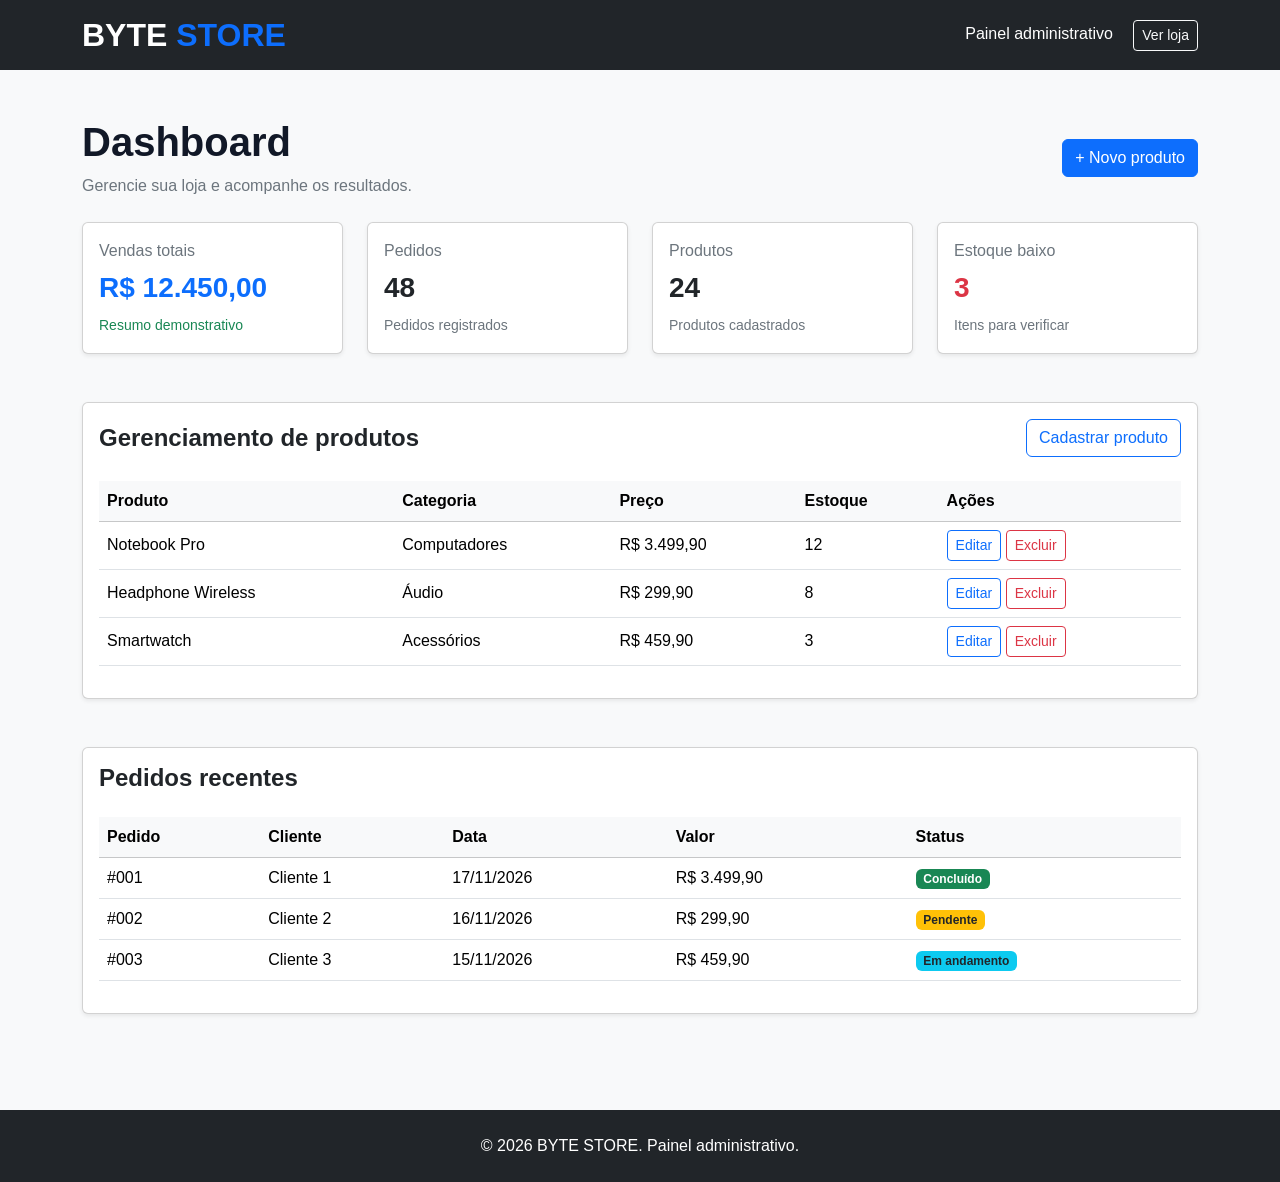
<file: admin.html>
<!DOCTYPE html>
<html lang="pt-BR">

<head>
    <meta charset="UTF-8">
    <meta name="viewport" content="width=device-width, initial-scale=1.0">

    <title>Painel Administrativo | BYTE STORE</title>

    <link href="https://cdn.jsdelivr.net/npm/bootstrap@5.3.3/dist/css/bootstrap.min.css" rel="stylesheet">
    <link rel="stylesheet" href="style.css">
</head>

<body class="bg-light">

    <header class="py-3 bg-dark text-white">
        <div class="container d-flex justify-content-between align-items-center">

            <a href="index.html" class="text-decoration-none text-white">
                <h2 class="fw-bold mb-0">
                    BYTE <span class="text-primary">STORE</span>
                </h2>
            </a>

            <div>
                <span class="me-3">Painel administrativo</span>
                <a href="index.html" class="btn btn-outline-light btn-sm">
                    Ver loja
                </a>
            </div>

        </div>
    </header>

    <main class="container py-5">

        <div class="d-flex justify-content-between align-items-center mb-4 flex-wrap gap-3">
            <div>
                <h1 class="fw-bold">Dashboard</h1>
                <p class="text-secondary mb-0">
                    Gerencie sua loja e acompanhe os resultados.
                </p>
            </div>

            <button class="btn btn-primary" type="button" onclick="novoProduto()">
                + Novo produto
            </button>
        </div>

        <!-- Indicadores -->
        <div class="row g-4 mb-5">

            <div class="col-md-6 col-lg-3">
                <div class="card shadow-sm h-100">
                    <div class="card-body">
                        <p class="text-secondary mb-2">Vendas totais</p>
                        <h3 class="fw-bold text-primary">R$ 12.450,00</h3>
                        <small class="text-success">Resumo demonstrativo</small>
                    </div>
                </div>
            </div>

            <div class="col-md-6 col-lg-3">
                <div class="card shadow-sm h-100">
                    <div class="card-body">
                        <p class="text-secondary mb-2">Pedidos</p>
                        <h3 class="fw-bold">48</h3>
                        <small class="text-secondary">Pedidos registrados</small>
                    </div>
                </div>
            </div>

            <div class="col-md-6 col-lg-3">
                <div class="card shadow-sm h-100">
                    <div class="card-body">
                        <p class="text-secondary mb-2">Produtos</p>
                        <h3 class="fw-bold" id="totalProdutos">24</h3>
                        <small class="text-secondary">Produtos cadastrados</small>
                    </div>
                </div>
            </div>

            <div class="col-md-6 col-lg-3">
                <div class="card shadow-sm h-100">
                    <div class="card-body">
                        <p class="text-secondary mb-2">Estoque baixo</p>
                        <h3 class="fw-bold text-danger">3</h3>
                        <small class="text-secondary">Itens para verificar</small>
                    </div>
                </div>
            </div>

        </div>

        <!-- Produtos -->
        <div class="card shadow-sm mb-5">

            <div class="card-body">

                <div class="d-flex justify-content-between align-items-center mb-4 flex-wrap gap-2">
                    <h4 class="fw-bold mb-0">Gerenciamento de produtos</h4>

                    <button class="btn btn-outline-primary" type="button" onclick="novoProduto()">
                        Cadastrar produto
                    </button>
                </div>

                <div class="table-responsive">

                    <table class="table table-hover align-middle">

                        <thead class="table-light">
                            <tr>
                                <th>Produto</th>
                                <th>Categoria</th>
                                <th>Preço</th>
                                <th>Estoque</th>
                                <th>Ações</th>
                            </tr>
                        </thead>

                        <tbody id="listaProdutos">

                            <tr>
                                <td>Notebook Pro</td>
                                <td>Computadores</td>
                                <td>R$ 3.499,90</td>
                                <td>12</td>
                                <td>
                                    <button class="btn btn-sm btn-outline-primary" onclick="editarProduto(this)">Editar</button>
                                    <button class="btn btn-sm btn-outline-danger" onclick="excluirProduto(this)">Excluir</button>
                                </td>
                            </tr>

                            <tr>
                                <td>Headphone Wireless</td>
                                <td>Áudio</td>
                                <td>R$ 299,90</td>
                                <td>8</td>
                                <td>
                                    <button class="btn btn-sm btn-outline-primary" onclick="editarProduto(this)">Editar</button>
                                    <button class="btn btn-sm btn-outline-danger" onclick="excluirProduto(this)">Excluir</button>
                                </td>
                            </tr>

                            <tr>
                                <td>Smartwatch</td>
                                <td>Acessórios</td>
                                <td>R$ 459,90</td>
                                <td>3</td>
                                <td>
                                    <button class="btn btn-sm btn-outline-primary" onclick="editarProduto(this)">Editar</button>
                                    <button class="btn btn-sm btn-outline-danger" onclick="excluirProduto(this)">Excluir</button>
                                </td>
                            </tr>

                        </tbody>

                    </table>

                </div>

            </div>
        </div>

        <!-- Pedidos -->
        <div class="card shadow-sm">

            <div class="card-body">

                <h4 class="fw-bold mb-4">Pedidos recentes</h4>

                <div class="table-responsive">

                    <table class="table table-hover align-middle">

                        <thead class="table-light">
                            <tr>
                                <th>Pedido</th>
                                <th>Cliente</th>
                                <th>Data</th>
                                <th>Valor</th>
                                <th>Status</th>
                            </tr>
                        </thead>

                        <tbody>

                            <tr>
                                <td>#001</td>
                                <td>Cliente 1</td>
                                <td>17/11/2026</td>
                                <td>R$ 3.499,90</td>
                                <td>
                                    <span class="badge bg-success">Concluído</span>
                                </td>
                            </tr>

                            <tr>
                                <td>#002</td>
                                <td>Cliente 2</td>
                                <td>16/11/2026</td>
                                <td>R$ 299,90</td>
                                <td>
                                    <span class="badge bg-warning text-dark">Pendente</span>
                                </td>
                            </tr>

                            <tr>
                                <td>#003</td>
                                <td>Cliente 3</td>
                                <td>15/11/2026</td>
                                <td>R$ 459,90</td>
                                <td>
                                    <span class="badge bg-info text-dark">Em andamento</span>
                                </td>
                            </tr>

                        </tbody>

                    </table>

                </div>

            </div>
        </div>

    </main>

    <footer class="text-center py-4 bg-dark text-white mt-5">
        <p class="mb-0">&copy; 2026 BYTE STORE. Painel administrativo.</p>
    </footer>

    <script>

        function novoProduto() {

            const nome = prompt("Digite o nome do produto:");

            if (!nome || nome.trim() === "") {
                return;
            }

            const categoria = prompt("Digite a categoria do produto:");

            if (!categoria || categoria.trim() === "") {
                return;
            }

            const preco = prompt("Digite o preço do produto:");

            if (!preco || preco.trim() === "") {
                return;
            }

            const estoque = prompt("Digite a quantidade em estoque:");

            if (estoque === null || estoque.trim() === "" || !Number.isInteger(Number(estoque)) || Number(estoque) < 0) {
                alert("Informe uma quantidade válida.");
                return;
            }

            const precoNumerico = Number(preco.replace(",", "."));

            if (!Number.isFinite(precoNumerico) || precoNumerico <= 0) {
                alert("Informe um preço válido.");
                return;
            }

            const tabela = document.getElementById("listaProdutos");

            const linha = document.createElement("tr");

            const dados = [
                nome.trim(),
                categoria.trim(),
                precoNumerico.toLocaleString("pt-BR", {
                    style: "currency",
                    currency: "BRL"
                }),
                estoque
            ];

            dados.forEach(function(valor) {
                const celula = document.createElement("td");
                celula.textContent = valor;
                linha.appendChild(celula);
            });

            const acoes = document.createElement("td");

            acoes.innerHTML = `
                <button class="btn btn-sm btn-outline-primary" onclick="editarProduto(this)">Editar</button>
                <button class="btn btn-sm btn-outline-danger" onclick="excluirProduto(this)">Excluir</button>
            `;

            linha.appendChild(acoes);
            tabela.appendChild(linha);

            atualizarTotal();

            alert("Produto adicionado ao painel!");
        }

        function editarProduto(botao) {

            const linha = botao.closest("tr");

            const nomeAtual = linha.cells[0].textContent;
            const novoNome = prompt("Digite o novo nome do produto:", nomeAtual);

            if (novoNome && novoNome.trim() !== "") {
                linha.cells[0].textContent = novoNome.trim();
                alert("Produto atualizado!");
            }
        }

        function excluirProduto(botao) {

            const linha = botao.closest("tr");

            const confirmar = confirm("Deseja realmente excluir este produto?");

            if (confirmar) {
                linha.remove();
                atualizarTotal();
                alert("Produto removido do painel!");
            }
        }

        function atualizarTotal() {

            const quantidade = document.querySelectorAll("#listaProdutos tr").length;

            document.getElementById("totalProdutos").textContent = quantidade;
        }

    </script>

</body>
</html>
</file>
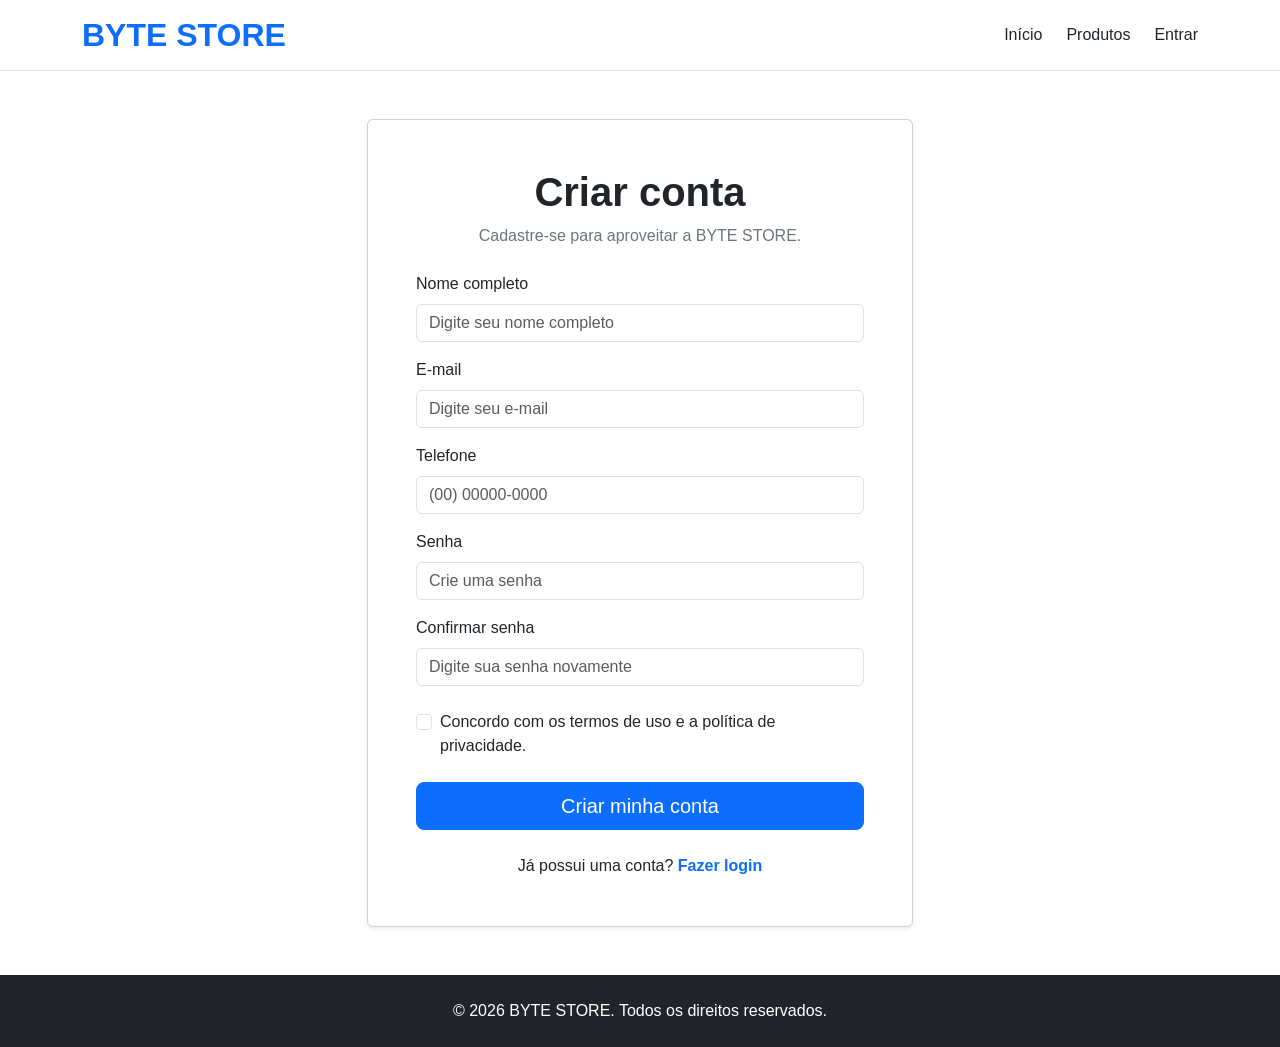
<file: cadastro.html>
<!DOCTYPE html>
<html lang="pt-BR">

<head>
    <meta charset="UTF-8">
    <meta name="viewport" content="width=device-width, initial-scale=1.0">

    <title>Cadastro | BYTE STORE</title>

    <link href="https://cdn.jsdelivr.net/npm/bootstrap@5.3.3/dist/css/bootstrap.min.css" rel="stylesheet">
    <link rel="stylesheet" href="style.css">
</head>

<body>

    <header class="py-3 bg-white border-bottom">
        <div class="container d-flex justify-content-between align-items-center">

            <a href="index.html" class="text-decoration-none">
                <h2 class="fw-bold mb-0">
                    BYTE <span class="text-primary">STORE</span>
                </h2>
            </a>

            <nav class="d-flex gap-4">
                <a href="index.html" class="text-dark text-decoration-none">Início</a>
                <a href="produtos.html" class="text-dark text-decoration-none">Produtos</a>
                <a href="login.html" class="text-dark text-decoration-none">Entrar</a>
            </nav>

        </div>
    </header>

    <main class="container py-5">

        <div class="row justify-content-center">

            <div class="col-md-7 col-lg-6">

                <div class="card shadow-sm">
                    <div class="card-body p-4 p-md-5">

                        <div class="text-center mb-4">
                            <h1 class="fw-bold">Criar conta</h1>
                            <p class="text-secondary">
                                Cadastre-se para aproveitar a BYTE STORE.
                            </p>
                        </div>

                        <form id="formCadastro">

                            <div class="mb-3">
                                <label for="nome" class="form-label">Nome completo</label>
                                <input
                                    type="text"
                                    id="nome"
                                    class="form-control"
                                    placeholder="Digite seu nome completo"
                                    required>
                            </div>

                            <div class="mb-3">
                                <label for="email" class="form-label">E-mail</label>
                                <input
                                    type="email"
                                    id="email"
                                    class="form-control"
                                    placeholder="Digite seu e-mail"
                                    required>
                            </div>

                            <div class="mb-3">
                                <label for="telefone" class="form-label">Telefone</label>
                                <input
                                    type="tel"
                                    id="telefone"
                                    class="form-control"
                                    placeholder="(00) 00000-0000"
                                    required>
                            </div>

                            <div class="mb-3">
                                <label for="senha" class="form-label">Senha</label>
                                <input
                                    type="password"
                                    id="senha"
                                    class="form-control"
                                    placeholder="Crie uma senha"
                                    minlength="6"
                                    required>
                            </div>

                            <div class="mb-4">
                                <label for="confirmarSenha" class="form-label">
                                    Confirmar senha
                                </label>

                                <input
                                    type="password"
                                    id="confirmarSenha"
                                    class="form-control"
                                    placeholder="Digite sua senha novamente"
                                    required>
                            </div>

                            <div class="form-check mb-4">
                                <input
                                    class="form-check-input"
                                    type="checkbox"
                                    id="termos"
                                    required>

                                <label class="form-check-label" for="termos">
                                    Concordo com os termos de uso e a política de privacidade.
                                </label>
                            </div>

                            <button type="submit" class="btn btn-primary btn-lg w-100">
                                Criar minha conta
                            </button>

                        </form>

                        <div class="text-center mt-4">
                            <p class="mb-0">
                                Já possui uma conta?
                                <a href="login.html" class="text-primary fw-bold text-decoration-none">
                                    Fazer login
                                </a>
                            </p>
                        </div>

                    </div>
                </div>

            </div>

        </div>

    </main>

    <footer class="text-center py-4 bg-dark text-white">
        <p class="mb-0">&copy; 2026 BYTE STORE. Todos os direitos reservados.</p>
    </footer>

    <script>
        const formulario = document.getElementById("formCadastro");

        formulario.addEventListener("submit", function(event) {
            event.preventDefault();

            const senha = document.getElementById("senha").value;
            const confirmarSenha = document.getElementById("confirmarSenha").value;

            if (senha !== confirmarSenha) {
                alert("As senhas não são iguais. Verifique e tente novamente.");
                return;
            }

            alert("Cadastro demonstrativo realizado! O sistema de contas será implementado posteriormente.");

            window.location.href = "login.html";
        });
    </script>

</body>
</html>
</file>
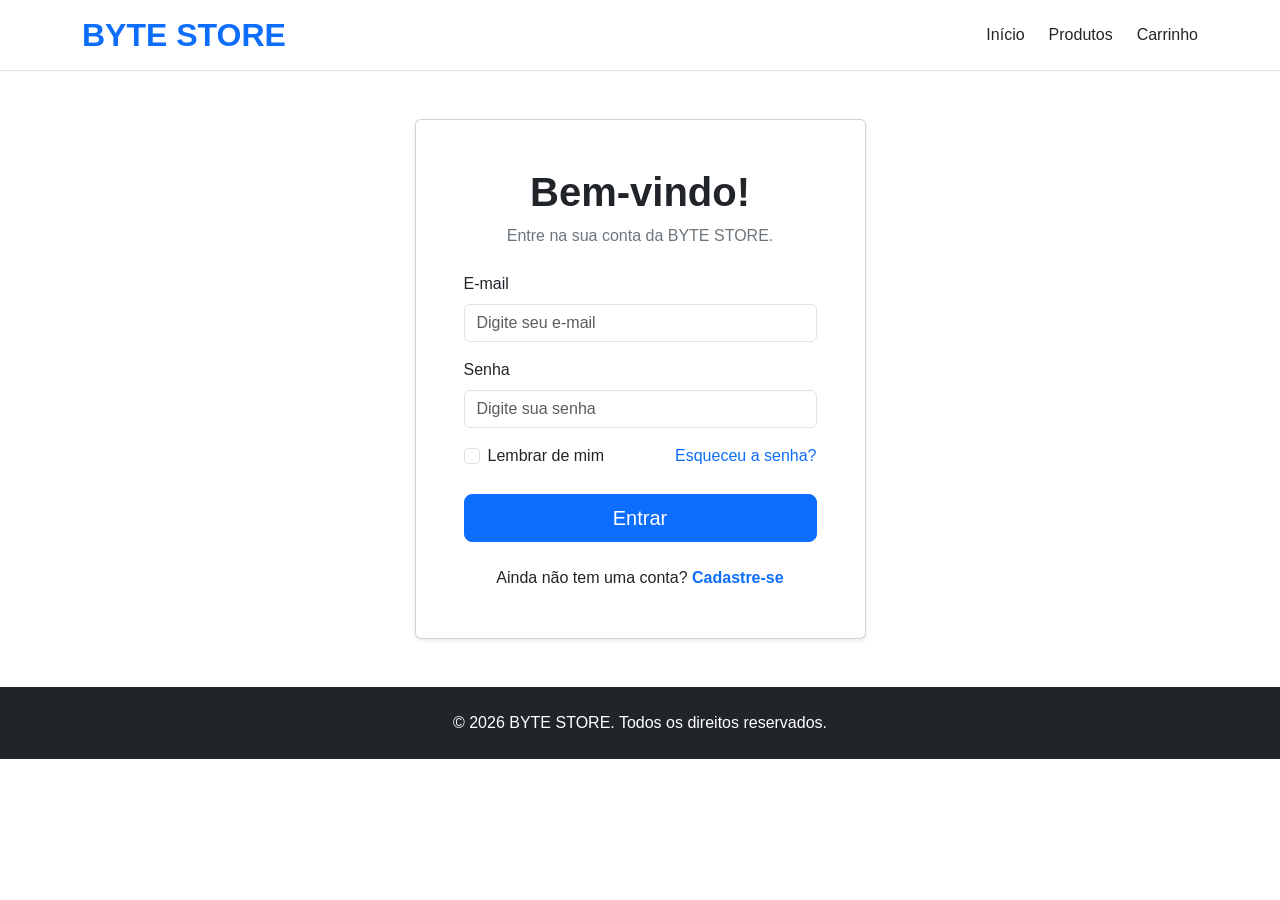
<file: login.html>
<!DOCTYPE html>
<html lang="pt-BR">

<head>
    <meta charset="UTF-8">
    <meta name="viewport" content="width=device-width, initial-scale=1.0">

    <title>Login | BYTE STORE</title>

    <link href="https://cdn.jsdelivr.net/npm/bootstrap@5.3.3/dist/css/bootstrap.min.css" rel="stylesheet">
    <link rel="stylesheet" href="style.css">
</head>

<body>

    <header class="py-3 bg-white border-bottom">
        <div class="container d-flex justify-content-between align-items-center">

            <a href="index.html" class="text-decoration-none">
                <h2 class="fw-bold mb-0">
                    BYTE <span class="text-primary">STORE</span>
                </h2>
            </a>

            <nav class="d-flex gap-4">
                <a href="index.html" class="text-dark text-decoration-none">Início</a>
                <a href="produtos.html" class="text-dark text-decoration-none">Produtos</a>
                <a href="carrinho.html" class="text-dark text-decoration-none">Carrinho</a>
            </nav>

        </div>
    </header>

    <main class="container py-5">

        <div class="row justify-content-center">

            <div class="col-md-6 col-lg-5">

                <div class="card shadow-sm">
                    <div class="card-body p-4 p-md-5">

                        <div class="text-center mb-4">
                            <h1 class="fw-bold">Bem-vindo!</h1>
                            <p class="text-secondary">
                                Entre na sua conta da BYTE STORE.
                            </p>
                        </div>

                        <form id="formLogin">

                            <div class="mb-3">
                                <label for="email" class="form-label">E-mail</label>
                                <input
                                    type="email"
                                    id="email"
                                    name="email"
                                    class="form-control"
                                    placeholder="Digite seu e-mail"
                                    autocomplete="email"
                                    required>
                            </div>

                            <div class="mb-3">
                                <label for="senha" class="form-label">Senha</label>
                                <input
                                    type="password"
                                    id="senha"
                                    name="senha"
                                    class="form-control"
                                    placeholder="Digite sua senha"
                                    autocomplete="current-password"
                                    required>
                            </div>

                            <div class="d-flex justify-content-between mb-4">
                                <div class="form-check">
                                    <input
                                        class="form-check-input"
                                        type="checkbox"
                                        id="lembrar">

                                    <label class="form-check-label" for="lembrar">
                                        Lembrar de mim
                                    </label>
                                </div>

                                <a href="#" id="esqueceuSenha" class="text-primary text-decoration-none">
                                    Esqueceu a senha?
                                </a>
                            </div>

                            <button type="submit" class="btn btn-primary btn-lg w-100">
                                Entrar
                            </button>

                        </form>

                        <div class="text-center mt-4">
                            <p class="mb-0">
                                Ainda não tem uma conta?
                                <a href="cadastro.html" class="text-primary fw-bold text-decoration-none">
                                    Cadastre-se
                                </a>
                            </p>
                        </div>

                    </div>
                </div>

            </div>

        </div>

    </main>

    <footer class="text-center py-4 bg-dark text-white">
        <p class="mb-0">&copy; 2026 BYTE STORE. Todos os direitos reservados.</p>
    </footer>

    <script>
        const formulario = document.getElementById("formLogin");

        formulario.addEventListener("submit", function(event) {
            event.preventDefault();

            alert("Tela de login funcionando! A autenticação será implementada posteriormente.");
        });

        document.getElementById("esqueceuSenha").addEventListener("click", function(event) {
            event.preventDefault();

            alert("A recuperação de senha estará disponível em breve.");
        });
    </script>

</body>
</html>
</file>
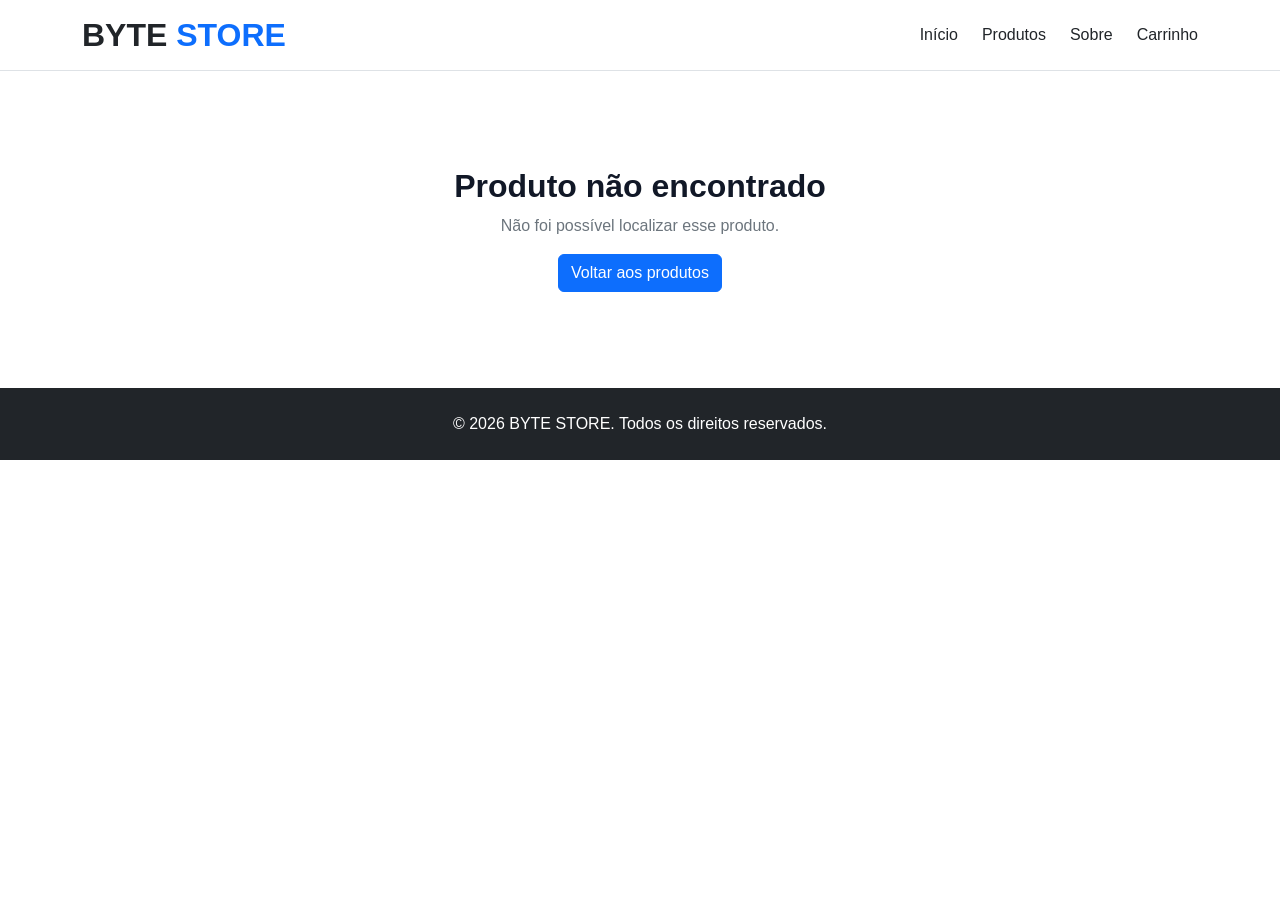
<file: produto.html>
<!DOCTYPE html>
<html lang="pt-BR">

<head>
    <meta charset="UTF-8">
    <meta name="viewport" content="width=device-width, initial-scale=1.0">

    <title>Produto | BYTE STORE</title>

    <link href="https://cdn.jsdelivr.net/npm/bootstrap@5.3.3/dist/css/bootstrap.min.css" rel="stylesheet">
    <link rel="stylesheet" href="style.css">
</head>

<body>

    <header class="py-3 bg-white border-bottom">
        <div class="container d-flex justify-content-between align-items-center flex-wrap gap-3">

            <a href="index.html" class="text-decoration-none">
                <h2 class="fw-bold mb-0 text-dark">
                    BYTE <span class="text-primary">STORE</span>
                </h2>
            </a>

            <nav class="d-flex gap-4 flex-wrap">
                <a href="index.html" class="text-dark text-decoration-none">Início</a>
                <a href="produtos.html" class="text-dark text-decoration-none">Produtos</a>
                <a href="index.html#sobre" class="text-dark text-decoration-none">Sobre</a>
                <a href="carrinho.html" class="text-dark text-decoration-none">Carrinho</a>
            </nav>

        </div>
    </header>

    <main class="container py-5">

        <div class="mb-4">
            <a href="produtos.html" class="text-decoration-none text-primary">
                ← Voltar aos produtos
            </a>
        </div>

        <div class="row g-5 align-items-center">

            <div class="col-md-6">
                <div class="bg-light rounded p-3">
                    <img
                        id="imagemProduto"
                        src=""
                        alt=""
                        class="img-fluid rounded w-100">
                </div>
            </div>

            <div class="col-md-6">

                <span class="badge bg-primary mb-3" id="categoriaProduto"></span>

                <h1 class="fw-bold" id="nomeProduto"></h1>

                <p class="text-secondary mt-3" id="descricaoProduto"></p>

                <h2 class="text-primary fw-bold my-4" id="precoProduto"></h2>

                <p class="text-success fw-semibold">
                    <span class="badge bg-success">Em estoque</span>
                </p>

                <div class="mb-4">
                    <label for="quantidade" class="form-label fw-bold">
                        Quantidade
                    </label>

                    <input
                        type="number"
                        id="quantidade"
                        class="form-control"
                        value="1"
                        min="1"
                        max="10"
                        style="max-width: 110px;">
                </div>

                <button
                    class="btn btn-primary btn-lg w-100 mb-3"
                    type="button"
                    id="adicionarCarrinho">
                    Adicionar ao carrinho
                </button>

                <a href="produtos.html" class="btn btn-outline-dark btn-lg w-100">
                    Continuar comprando
                </a>

                <p class="text-secondary mt-4">
                    <strong>Compra demonstrativa:</strong>
                    a integração real do carrinho será feita na próxima etapa.
                </p>

            </div>
        </div>

        <section class="mt-5 pt-4 border-top">

            <h3 class="fw-bold mb-3">Descrição do produto</h3>

            <p class="text-secondary" id="descricaoCompleta"></p>

            <h4 class="fw-bold mt-4">Informações técnicas</h4>

            <ul class="text-secondary" id="informacoesTecnicas"></ul>

        </section>

    </main>

    <footer class="text-center py-4 bg-dark text-white">
        <p class="mb-0">&copy; 2026 BYTE STORE. Todos os direitos reservados.</p>
    </footer>

    <script>
        const produtos = {

            notebook: {
                nome: "Notebook Pro",
                categoria: "Computadores",
                preco: 3499.90,
                imagem: "https://images.unsplash.com/photo-1496181133206-80ce9b88a853?w=1000",
                descricao: "Alto desempenho para estudos, trabalho e entretenimento.",
                descricaoCompleta: "O Notebook Pro é uma opção para quem busca um equipamento versátil para estudos, trabalho e entretenimento. Seu design moderno combina com diferentes ambientes e oferece praticidade para as tarefas do cotidiano.",
                informacoes: [
                    "Categoria: Computadores",
                    "Modelo: Notebook Pro",
                    "Cor: Prata",
                    "Conectividade: Wi-Fi e Bluetooth",
                    "Uso indicado: Estudos e trabalho",
                    "Garantia: 12 meses"
                ]
            },

            headphone: {
                nome: "Headphone Wireless",
                categoria: "Áudio",
                preco: 299.90,
                imagem: "https://images.unsplash.com/photo-1505740420928-5e560c06d30e?w=1000",
                descricao: "Áudio de qualidade e conexão sem fio para sua rotina.",
                descricaoCompleta: "O Headphone Wireless oferece praticidade para ouvir músicas, assistir a vídeos e participar de chamadas. Seu formato foi pensado para proporcionar conforto durante o uso.",
                informacoes: [
                    "Categoria: Áudio",
                    "Modelo: Headphone Wireless",
                    "Conectividade: Bluetooth",
                    "Tipo: Sem fio",
                    "Uso indicado: Música e chamadas",
                    "Garantia: 12 meses"
                ]
            },

            smartwatch: {
                nome: "Smartwatch",
                categoria: "Acessórios",
                preco: 459.90,
                imagem: "https://images.unsplash.com/photo-1523275335684-37898b6baf30?w=1000",
                descricao: "Tecnologia e praticidade para acompanhar sua rotina.",
                descricaoCompleta: "O Smartwatch é um relógio inteligente que reúne recursos tecnológicos em um só acessório. Uma opção prática para acompanhar informações e facilitar algumas tarefas do dia a dia.",
                informacoes: [
                    "Categoria: Acessórios",
                    "Modelo: Smartwatch",
                    "Tipo: Relógio inteligente",
                    "Conectividade: Bluetooth",
                    "Design: Moderno",
                    "Garantia: 12 meses"
                ]
            },

            smartphone: {
                nome: "Smartphone Plus",
                categoria: "Smartphones",
                preco: 1899.90,
                imagem: "https://images.unsplash.com/photo-1592750475338-74b7b21085ab?w=1000",
                descricao: "Desempenho e tecnologia em um só aparelho.",
                descricaoCompleta: "O Smartphone Plus é uma opção para quem procura praticidade para comunicação, estudos, trabalho e entretenimento. Seu design moderno combina com as necessidades do cotidiano.",
                informacoes: [
                    "Categoria: Smartphones",
                    "Modelo: Smartphone Plus",
                    "Conectividade: Wi-Fi e Bluetooth",
                    "Tipo: Celular",
                    "Uso indicado: Comunicação e entretenimento",
                    "Garantia: 12 meses"
                ]
            },

            mouse: {
                nome: "Mouse Gamer",
                categoria: "Periféricos",
                preco: 149.90,
                imagem: "https://images.unsplash.com/photo-1527814050087-3793815479db?w=1000",
                descricao: "Precisão e conforto para sua rotina no computador.",
                descricaoCompleta: "O Mouse Gamer é um periférico desenvolvido para oferecer praticidade durante o uso do computador. É uma opção para atividades do dia a dia, estudos e jogos.",
                informacoes: [
                    "Categoria: Periféricos",
                    "Modelo: Mouse Gamer",
                    "Tipo: Mouse para computador",
                    "Uso indicado: Estudos, trabalho e jogos",
                    "Conexão: USB",
                    "Garantia: 12 meses"
                ]
            }

        };

        const parametros = new URLSearchParams(window.location.search);
        const identificador = parametros.get("produto");

        const produto = produtos[identificador];

        if (!produto) {
            document.querySelector("main").innerHTML = `
                <div class="text-center py-5">
                    <h2 class="fw-bold">Produto não encontrado</h2>
                    <p class="text-secondary">
                        Não foi possível localizar esse produto.
                    </p>
                    <a href="produtos.html" class="btn btn-primary">
                        Voltar aos produtos
                    </a>
                </div>
            `;
        } else {

            document.title = produto.nome + " | BYTE STORE";

            document.getElementById("imagemProduto").src = produto.imagem;
            document.getElementById("imagemProduto").alt = produto.nome;

            document.getElementById("nomeProduto").textContent = produto.nome;
            document.getElementById("categoriaProduto").textContent = produto.categoria;
            document.getElementById("descricaoProduto").textContent = produto.descricao;

            document.getElementById("precoProduto").textContent =
                produto.preco.toLocaleString("pt-BR", {
                    style: "currency",
                    currency: "BRL"
                });

            document.getElementById("descricaoCompleta").textContent =
                produto.descricaoCompleta;

            const listaTecnica = document.getElementById("informacoesTecnicas");

            produto.informacoes.forEach(informacao => {
                const item = document.createElement("li");
                item.textContent = informacao;
                listaTecnica.appendChild(item);
            });

            document.getElementById("adicionarCarrinho").addEventListener("click", () => {

                const quantidade = Number(document.getElementById("quantidade").value);

                if (!Number.isInteger(quantidade) || quantidade < 1 || quantidade > 10) {
                    alert("Escolha uma quantidade entre 1 e 10.");
                    return;
                }

                alert(
                    quantidade + " unidade(s) de " + produto.nome +
                    " selecionada(s). A integração com o carrinho será feita na próxima etapa."
                );

            });

        }
    </script>

</body>
</html>
</file>
<file: style.css>
/* CONFIGURAÇÕES GERAIS */
:root {
    --azul: #1769e0;
    --azul-escuro: #104ca8;
    --preto: #111827;
    --cinza: #64748b;
    --fundo: #f5f7fa;
    --branco: #ffffff;
}

* {
    margin: 0;
    padding: 0;
    box-sizing: border-box;
}

html {
    scroll-behavior: smooth;
}

body {
    font-family: Arial, Helvetica, sans-serif;
    color: var(--preto);
    background: var(--branco);
}

/* CABEÇALHO */
.topo {
    background: var(--branco);
    border-bottom: 1px solid #e8edf3;
    position: sticky;
    top: 0;
    z-index: 1000;
}

.logo {
    font-size: 25px;
    font-weight: 900;
    color: var(--preto);
    letter-spacing: -1px;
}

.logo span {
    color: var(--azul);
}

.nav-link {
    color: #39465a;
    font-weight: 600;
    margin: 0 9px;
    transition: 0.3s;
}

.nav-link:hover {
    color: var(--azul);
}

.acoes-menu {
    display: flex;
    align-items: center;
    gap: 20px;
}

.link-conta {
    color: var(--preto);
    text-decoration: none;
    font-weight: 600;
}

.carrinho {
    background: var(--azul);
    color: white;
    padding: 10px 17px;
    border-radius: 7px;
    text-decoration: none;
    font-weight: 600;
}

.carrinho span {
    background: white;
    color: var(--azul);
    border-radius: 50%;
    padding: 2px 7px;
    margin-left: 5px;
}

/* BANNER PRINCIPAL */
.banner {
    background: linear-gradient(115deg, #111827 55%, #173e76);
    color: white;
    padding: 85px 0;
    overflow: hidden;
}

.etiqueta {
    color: #76aaff;
    font-size: 12px;
    font-weight: bold;
    letter-spacing: 3px;
}

.banner h1 {
    font-size: clamp(38px, 5vw, 62px);
    font-weight: 800;
    line-height: 1.12;
    margin: 20px 0;
}

.banner h1 span {
    color: #62a0ff;
}

.banner p {
    color: #d0d9e8;
    font-size: 17px;
    max-width: 450px;
    line-height: 1.8;
    margin-bottom: 30px;
}

.botao-principal {
    display: inline-block;
    background: var(--azul);
    color: white;
    padding: 14px 25px;
    border-radius: 7px;
    text-decoration: none;
    font-weight: bold;
    transition: 0.3s;
}

.botao-principal:hover {
    background: #3985f5;
    transform: translateY(-3px);
    color: white;
}

.imagem-banner {
    width: 100%;
    max-width: 490px;
    border-radius: 15px;
    object-fit: cover;
    box-shadow: 0 20px 50px #00000055;
}

/* SEÇÕES */
.secao {
    padding: 80px 0;
}

.titulo-secao {
    text-align: center;
    margin-bottom: 45px;
}

.titulo-secao span,
.sobre span {
    color: var(--azul);
    font-weight: bold;
    font-size: 12px;
    letter-spacing: 2px;
}

.titulo-secao h2,
.sobre h2 {
    font-size: 34px;
    font-weight: 800;
    margin-top: 10px;
}

.titulo-secao p {
    color: var(--cinza);
    margin-top: 10px;
}

/* CATEGORIAS */
.categorias {
    background: var(--fundo);
}

.categoria-card {
    background: white;
    padding: 28px 15px;
    border: 1px solid #e8edf3;
    border-radius: 12px;
    text-align: center;
    height: 100%;
    transition: 0.3s;
}

.categoria-card:hover {
    transform: translateY(-6px);
    border-color: var(--azul);
    box-shadow: 0 10px 25px #102a5015;
}

.categoria-icone {
    background: #e8f1ff;
    color: var(--azul);
    width: 55px;
    height: 55px;
    display: flex;
    align-items: center;
    justify-content: center;
    margin: 0 auto 18px;
    border-radius: 12px;
    font-weight: 800;
}

.categoria-card h3 {
    font-size: 17px;
    font-weight: 700;
}

.categoria-card p {
    font-size: 13px;
    color: var(--cinza);
    margin-bottom: 0;
}

/* PRODUTOS */
.produtos {
    background: white;
}

.produto-card {
    height: 100%;
    border: 1px solid #e8edf3;
    border-radius: 12px;
    overflow: hidden;
    background: white;
    transition: 0.3s;
}

.produto-card:hover {
    transform: translateY(-6px);
    box-shadow: 0 12px 30px #102a5015;
}

.produto-imagem {
    height: 210px;
    background: var(--fundo);
    position: relative;
    display: flex;
    align-items: center;
    justify-content: center;
    overflow: hidden;
}

.produto-imagem img {
    width: 100%;
    height: 100%;
    object-fit: cover;
    transition: 0.4s;
}

.produto-card:hover .produto-imagem img {
    transform: scale(1.06);
}

.selo {
    position: absolute;
    top: 12px;
    left: 12px;
    background: var(--azul);
    color: white;
    padding: 5px 10px;
    border-radius: 5px;
    font-size: 11px;
    font-weight: bold;
    z-index: 2;
}

.selo.oferta {
    background: #111827;
}

.produto-info {
    padding: 20px;
}

.produto-info small {
    color: var(--azul);
    font-size: 10px;
    font-weight: bold;
    letter-spacing: 1px;
}

.produto-info h3 {
    font-size: 18px;
    font-weight: 700;
    margin-top: 8px;
}

.descricao {
    font-size: 13px;
    color: var(--cinza);
    min-height: 38px;
}

.preco {
    font-size: 21px;
    font-weight: 800;
    margin: 15px 0;
}

.botao-produto {
    width: 100%;
    border: 1px solid var(--azul);
    background: white;
    color: var(--azul);
    padding: 10px;
    border-radius: 6px;
    font-weight: bold;
    transition: 0.3s;
}

.botao-produto:hover {
    background: var(--azul);
    color: white;
}

/* BENEFÍCIOS */
.beneficios {
    background: #111827;
    color: white;
    padding: 40px 0;
}

.beneficios h3 {
    font-size: 17px;
    font-weight: bold;
}

.beneficios p {
    color: #b9c5d6;
    margin-bottom: 0;
    font-size: 14px;
}

/* SOBRE */
.sobre {
    background: var(--fundo);
}

.sobre h2 {
    margin-bottom: 15px;
}

.sobre p {
    max-width: 650px;
    margin: auto;
    color: var(--cinza);
    line-height: 1.8;
}

/* RODAPÉ */
.rodape {
    background: #0b1220;
    color: white;
    padding: 35px 0;
}

.logo-rodape {
    color: white;
    text-decoration: none;
}

.rodape p {
    color: #aab5c5;
    font-size: 13px;
    margin-top: 10px;
    margin-bottom: 0;
}

/* RESPONSIVIDADE */
@media (max-width: 991px) {
    .acoes-menu {
        padding: 15px 0;
        flex-wrap: wrap;
    }

    .banner {
        text-align: center;
        padding: 60px 0;
    }

    .banner p {
        margin-left: auto;
        margin-right: auto;
    }

    .imagem-banner {
        margin-top: 40px;
    }
}

@media (max-width: 576px) {
    .secao {
        padding: 55px 0;
    }

    .titulo-secao h2,
    .sobre h2 {
        font-size: 27px;
    }

    .banner h1 {
        font-size: 38px;
    }

    .produto-imagem {
        height: 180px;
    }
}
</file>
